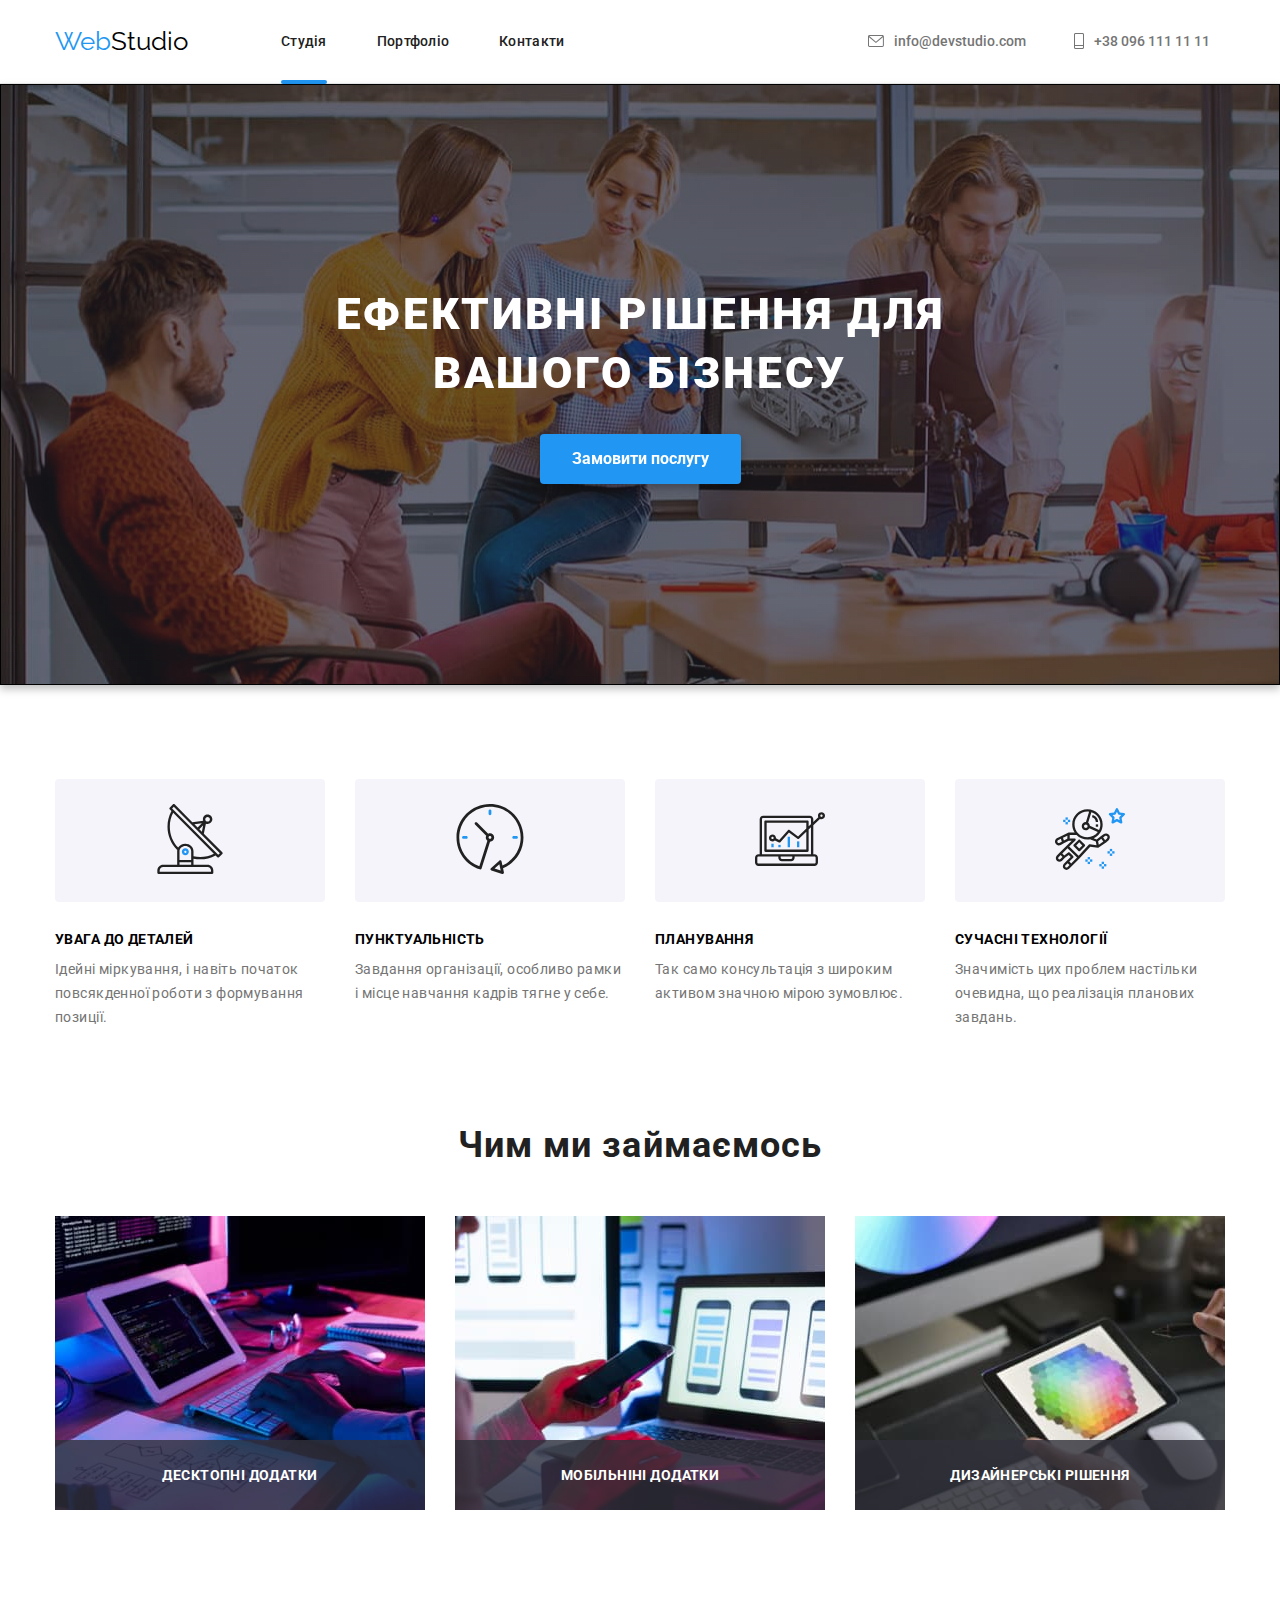
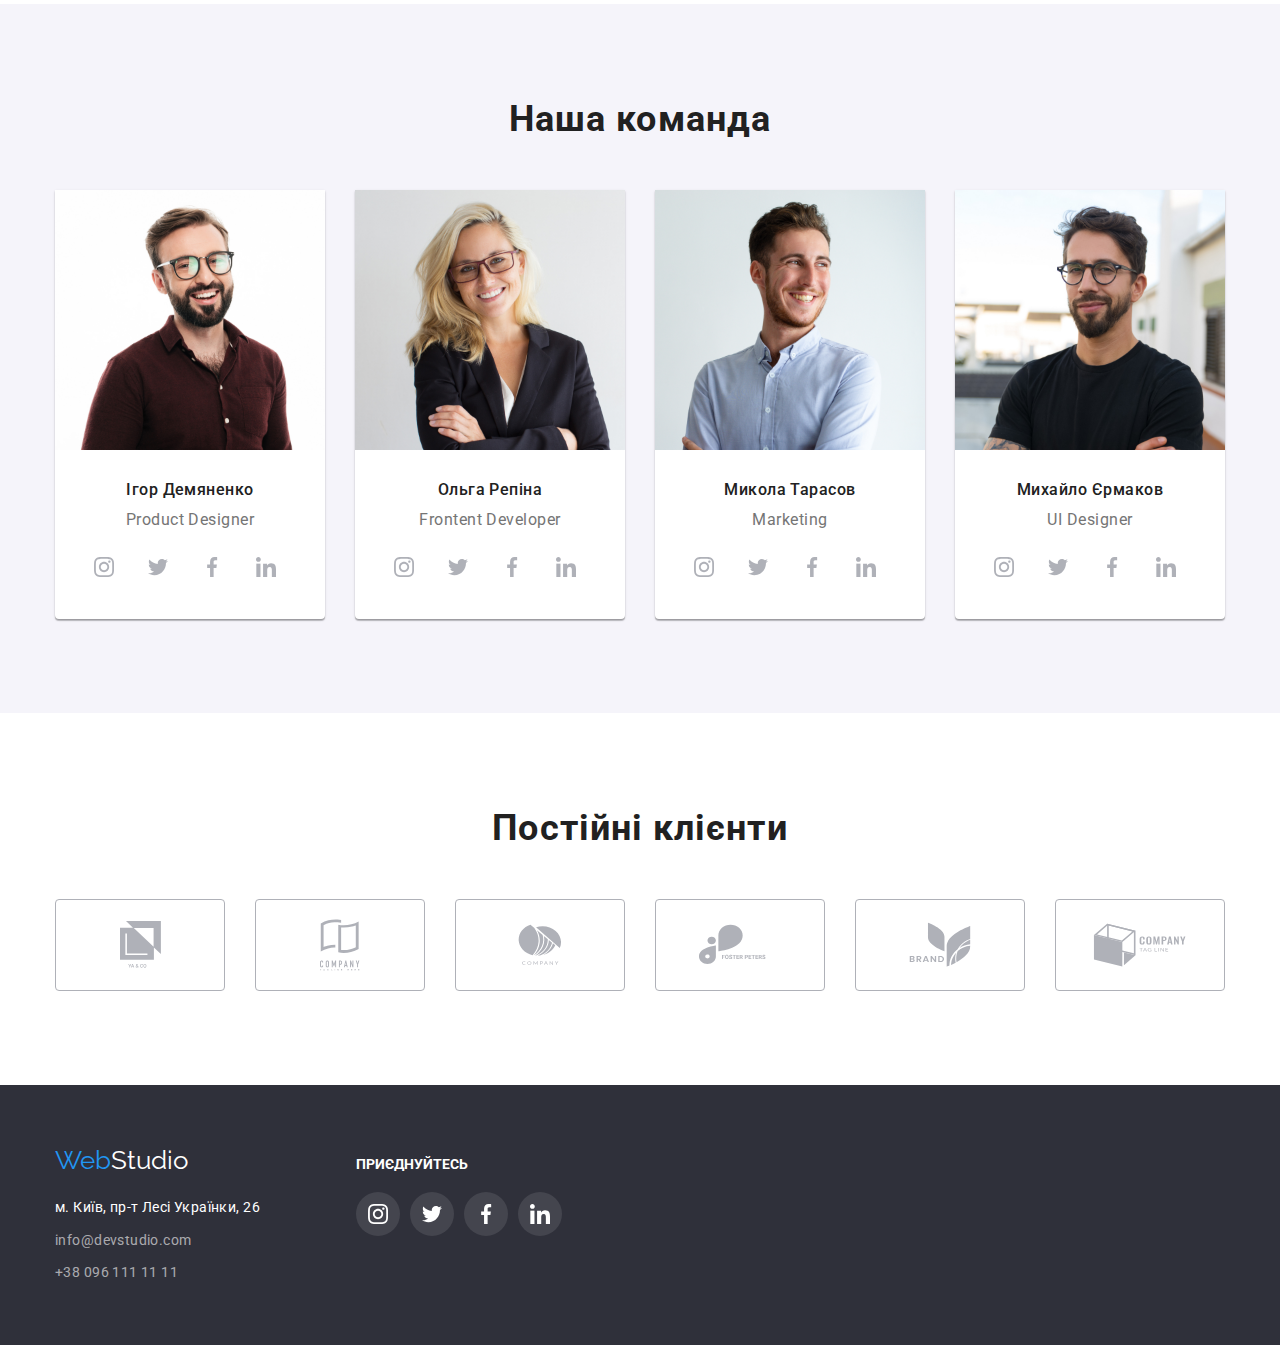
<file: index.html>
<!DOCTYPE html>
<html lang="uk">

<head>
  <meta charset="UTF-8" />
  <meta http-equiv="X-UA-Compatible" content="IE=edge" />
  <meta name="viewport" content="width=device-width, initial-scale=1.0" />
  <link rel="stylesheet" href="https://cdnjs.cloudflare.com/ajax/libs/modern-normalize/1.1.0/modern-normalize.css">
  <link rel="preconnect" href="https://fonts.googleapis.com">
  <link rel="preconnect" href="https://fonts.gstatic.com" crossorigin>
  <link href="https://fonts.googleapis.com/css2?family=Raleway:wght@700&family=Roboto:wght@400;500;700;900&display=swap"
    rel="stylesheet">
  <link rel="stylesheet" href="./css/styles.css" />
  <title>Web studio</title>
</head>

<body>
  <header class="header">
    <div class="container">
      <nav class="header-nav">
        <a href="./index.html" class="header-logo link"><span class="logo-web link">Web</span>Studio</a>
        
        <ul class="header-list list">
          <li class="list-item"><a class="header-link link current" href="./index.html">Студія</a></li>
          <li class="list-item"><a class="header-link link" href="./portfolio.html">Портфоліо</a></li>
          <li class="list-item"><a class="header-link link" href="#">Контакти</a></li>
        </ul>
        
        <ul class="list contact">
          <li class="contact-item">
            <a class="contact-link link" href="mailto:info@devstudio.com">
              <svg class="header-icon" width="16" height="12">
                <use href="./images/icons.svg#icon-mail"></use>
              </svg>info@devstudio.com
            </a>
          </li>
          <li class="contact-item">
            <a class="contact-link link" href="tel:+380961111111">
              <svg class="header-icon" width="10" height="16">
                <use href="./images/icons.svg#icon-phone"></use>
              </svg>+38 096 111 11 11
            </a>
          </li>
        </ul>
      </nav>
  </div>
 
  </header>
  <main>
    <section class="main-head overlay">
      <div class="container bg-img">
        <h1 class="main-title">Ефективні рішення для вашого бізнесу</h1>
        <button class="header-button button" type="button" data-modal-open>Замовити послугу</button>
      </div>
    </section>
    <section class="hero section">
      <div class="container">
        <h2 class="visually-hidden">Переваги</h2>
        
        <ul class="list benefits">
          <li class="benefits-item">
            <div class="hero-item"><svg width="70" height="70">
              <use href="./images/icons.svg#icon-antenna"></use>
            </svg></div>
            <h3 class="list-title">Увага до деталей</h3>
            <p class="list-text">
              Ідейні міркування, і навіть початок повсякденної роботи з
              формування позиції.
            </p>
          </li>
          <li class="benefits-item">
            <div class="hero-item"><svg width="70" height="70">
                <use href="./images/icons.svg#icon-clock"></use>
              </svg></div>
            <h3 class="list-title">Пунктуальність</h3>
            <p class="list-text">
              Завдання організації, особливо рамки і місце навчання кадрів тягне
              у себе.
            </p>
          </li>
          <li class="benefits-item"><div class="hero-item"><svg width="70" height="70">
              <use href="./images/icons.svg#icon-diagram"></use>
            </svg></div>
            <h3 class="list-title">Планування</h3>
            <p class="list-text">
              Так само консультація з широким активом значною мірою зумовлює.
            </p>
          </li>
          <li class="benefits-item"><div class="hero-item"><svg width="70" height="70">
              <use href="./images/icons.svg#icon-astronaut"></use>
            </svg></div>
            <h3 class="list-title">Сучасні технології</h3>
            <p class="list-text">
              Значимість цих проблем настільки очевидна, що реалізація планових
              завдань.
            </p>
          </li>
        </ul>
      </div>
    </section>
    <section class="buisness section">
      <div class="container">
        <h2 class="second-title">Чим ми займаємось</h2>
        <ul class="list buisness-img">
          <li class="buisness-item">
            <img src="./images/img1.jpg" width="370" alt="img1" />
            <p class="lable">ДЕСКТОПНІ ДОДАТКИ</p>
          </li>
          <li class="buisness-item">
            <img src="./images/img2.jpg" width="370" alt="img2" />
            <p class="lable">МОБІЛЬНІНІ ДОДАТКИ</p>
          </li>
          <li class="buisness-item">
            <img src="./images/img3.jpg" width="370" alt="img3" />
            <p class="lable">ДИЗАЙНЕРСЬКІ РІШЕННЯ</p>
          </li>
        </ul>
      </div>
    </section>
    <section class="team section">
      <div class="container">
        <h2 class="second-title">Наша команда</h2>
        <ul class="list list-team">
          <li class="team-item">
            <img src="./images/Igor.jpg" width="270" alt="igor" />
            <h3 class="team-title">Ігор Демяненко</h3>
            <p class="team-text">Product Designer</p>
            <ul class="list social-icons">
              <li class="social-item"><a href="" class="link social-link"><svg width="20" height="20">
                <use href="./images/icons.svg#icon-instagram"></use>
              </svg>
            </a>
          </li>
              <li class="social-item"><a href="" class="link social-link"><svg width="20" height="20">
                    <use href="./images/icons.svg#icon-twitter"></use>
                  </svg>
                </a>
              </li>
              <li class="social-item"><a href="" class="link social-link"><svg width="20" height="20">
                    <use href="./images/icons.svg#icon-facebook"></use>
                  </svg>
                </a>
              </li>
              <li class="social-item"><a href="" class="link social-link"><svg width="20" height="20">
                    <use href="./images/icons.svg#icon-linkedin"></use>
                  </svg>
                </a>
              </li>
            </ul>
          </li>
          <li class="team-item">
            <img src="./images/Olga.jpg" width="270" alt="olga" />
            <h3 class="team-title">Ольга Репіна</h3>
            <p class="team-text">Frontent Developer</p>
            <ul class="list social-icons">
              <li class="social-item"><a href="" class="link social-link"><svg width="20" height="20">
                    <use href="./images/icons.svg#icon-instagram"></use>
                  </svg>
                </a>
              </li>
              <li class="social-item"><a href="" class="link social-link"><svg width="20" height="20">
                    <use href="./images/icons.svg#icon-twitter"></use>
                  </svg>
                </a>
              </li>
              <li class="social-item"><a href="" class="link social-link"><svg width="20" height="20">
                    <use href="./images/icons.svg#icon-facebook"></use>
                  </svg>
                </a>
              </li>
              <li class="social-item"><a href="" class="link social-link"><svg width="20" height="20">
                    <use href="./images/icons.svg#icon-linkedin"></use>
                  </svg>
                </a>
              </li>
            </ul>
          </li>
          <li class="team-item">
            <img src="./images/Mikola.jpg" width="270" alt="mikola" />
            <h3 class="team-title">Микола Тарасов</h3>
            <p class="team-text">Marketing</p>
            <ul class="list social-icons">
              <li class="social-item"><a href="" class="link social-link"><svg width="20" height="20">
                    <use href="./images/icons.svg#icon-instagram"></use>
                  </svg>
                </a>
              </li>
              <li class="social-item"><a href="" class="link social-link"><svg width="20" height="20">
                    <use href="./images/icons.svg#icon-twitter"></use>
                  </svg>
                </a>
              </li>
              <li class="social-item"><a href="" class="link social-link"><svg width="20" height="20">
                    <use href="./images/icons.svg#icon-facebook"></use>
                  </svg>
                </a>
              </li>
              <li class="social-item"><a href="" class="link social-link"><svg width="20" height="20">
                    <use href="./images/icons.svg#icon-linkedin"></use>
                  </svg>
                </a>
              </li>
            </ul>
          </li>
          <li class="team-item">
            <img src="./images/Misha.jpg" width="270" alt="misha" />
            <h3 class="team-title">Михайло Єрмаков</h3>
            <p class="team-text">UI Designer</p>
            <ul class="list social-icons">
              <li class="social-item"><a href="" class="link social-link"><svg width="20" height="20">
                    <use href="./images/icons.svg#icon-instagram"></use>
                  </svg>
                </a>
              </li>
              <li class="social-item"><a href="" class="link social-link"><svg width="20" height="20">
                    <use href="./images/icons.svg#icon-twitter"></use>
                  </svg>
                </a>
              </li>
              <li class="social-item"><a href="" class="link social-link"><svg width="20" height="20">
                    <use href="./images/icons.svg#icon-facebook"></use>
                  </svg>
                </a>
              </li>
              <li class="social-item"><a href="" class="link social-link"><svg width="20" height="20">
                    <use href="./images/icons.svg#icon-linkedin"></use>
                  </svg>
                </a>
              </li>
            </ul>
          </li>
        </ul>
      </div>
    </section>
    <section class="our-clients section">
      <div class="container">
        <h2 class="second-title">Постійні клієнти</h2>
        <ul class="list clients">
          <li class="client-item">
            <a href="" class="link client-link">
              <svg width="41" height="47">
                <use href="./images/icons.svg#icon-Union1"></use>
              </svg>
            </a>
          </li>
          <li class="client-item">
            <a href="" class="link client-link">
              <svg width="40" height="52">
                <use href="./images/icons.svg#icon-group2"></use>
              </svg>
            </a>
          </li>
          <li class="client-item">
            <a href="" class="link client-link">
              <svg width="43.5" height="41">
                <use href="./images/icons.svg#icon-Object3"></use>
              </svg>
            </a>
          </li>
          <li class="client-item">
            <a href="" class="link client-link">
              <svg width="84.44" height="40.62">
                <use href="./images/icons.svg#icon-Foster4"></use>
              </svg>
            </a>
          </li>
          <li class="client-item">
            <a href="" class="link client-link">
              <svg width="62.54" height="45.43">
                <use href="./images/icons.svg#icon-Brand5"></use>
              </svg>
            </a>
          </li>
          <li class="client-item">
            <a href="" class="link client-link">
              <svg width="93.8" height="43.9">
                <use href="./images/icons.svg#icon-Company6"></use>
              </svg>
            </a>
          </li>
        </ul>
      </div>
    </section>
  </main>
  <footer class="footer">
    <div class="container box-main">
      <div class="box-left">
        <a href="./index.html" class="footer-logo logo link"><span class="logo-web">Web</span>Studio</a>
        <ul class="list address">
          <li>
            <a class="link footer-contact-link contact-link-map" target="_blank" rel="noreferrer noopener"
              href="https://www.google.com/maps/place/%D0%B1%D1%83%D0%BB.+%D0%9B%D0%B5%D1%81%D0%B8+%D0%A3%D0%BA%D1%80%D0%B0%D0%B8%D0%BD%D0%BA%D0%B8,+26,+%D0%9A%D0%B8%D0%B5%D0%B2,+02000/@50.4265807,30.5361971,17z/data=!4m13!1m7!3m6!1s0x40d4cf0e033ecbe9:0x57a4dffefec77da0!2z0LHRg9C7LiDQm9C10YHQuCDQo9C60YDQsNC40L3QutC4LCAyNiwg0JrQuNC10LIsIDAyMDAw!3b1!8m2!3d50.4265807!4d30.5383858!3m4!1s0x40d4cf0e033ecbe9:0x57a4dffefec77da0!8m2!3d50.4265807!4d30.5383858">м.
              Київ, пр-т Лесі Українки, 26</a>
          </li>
          <li><a class="link footer-contact-link" href="mailto:info@devstudio.com">info@devstudio.com</a></li>
          <li><a class="link footer-contact-link" href="tel:+380961111111">+38 096 111 11 11</a></li>
        </ul>
      </div>
      <div class="social-box">
        <p class="social-title">приєднуйтесь</p>
        <ul class="footer-social list">
          <li class="social-item">
            <a class="social-link" href="#">
              <svg class="social-logo" width="20" height="20">
                <use href="./images/icons.svg#icon-instagram"></use>
              </svg>
            </a>
          </li>
          <li class="social-item">
            <a class="social-link" href="#">
              <svg class="social-logo" width="20" height="20">
                <use href="./images/icons.svg#icon-twitter"></use>
              </svg>
            </a>
          </li>
          <li class="social-item">
            <a class="social-link" href="#">
              <svg class="social-logo" width="20" height="20">
                <use href="./images/icons.svg#icon-facebook"></use>
              </svg>
            </a>
          </li>
          <li class="social-item">
            <a class="social-link" href="#">
              <svg class="social-logo" width="20" height="20">
                <use href="./images/icons.svg#icon-linkedin"></use>
              </svg>
            </a>
          </li>
        </ul>
      </div>
    </div>
  </footer>

  <div class="modal-order is-hidden" data-modal>
    <div class="modal-window">
      <button type="button" class="modal-close" data-modal-close>
        <svg width="11" height="11">
          <use href="./images/icons.svg#icon-Closebtn"></use>
        </svg>
      </button>
    </div>
  </div>
  <script src="./js/modal.js"></script>
  </body>
</html>
</file>
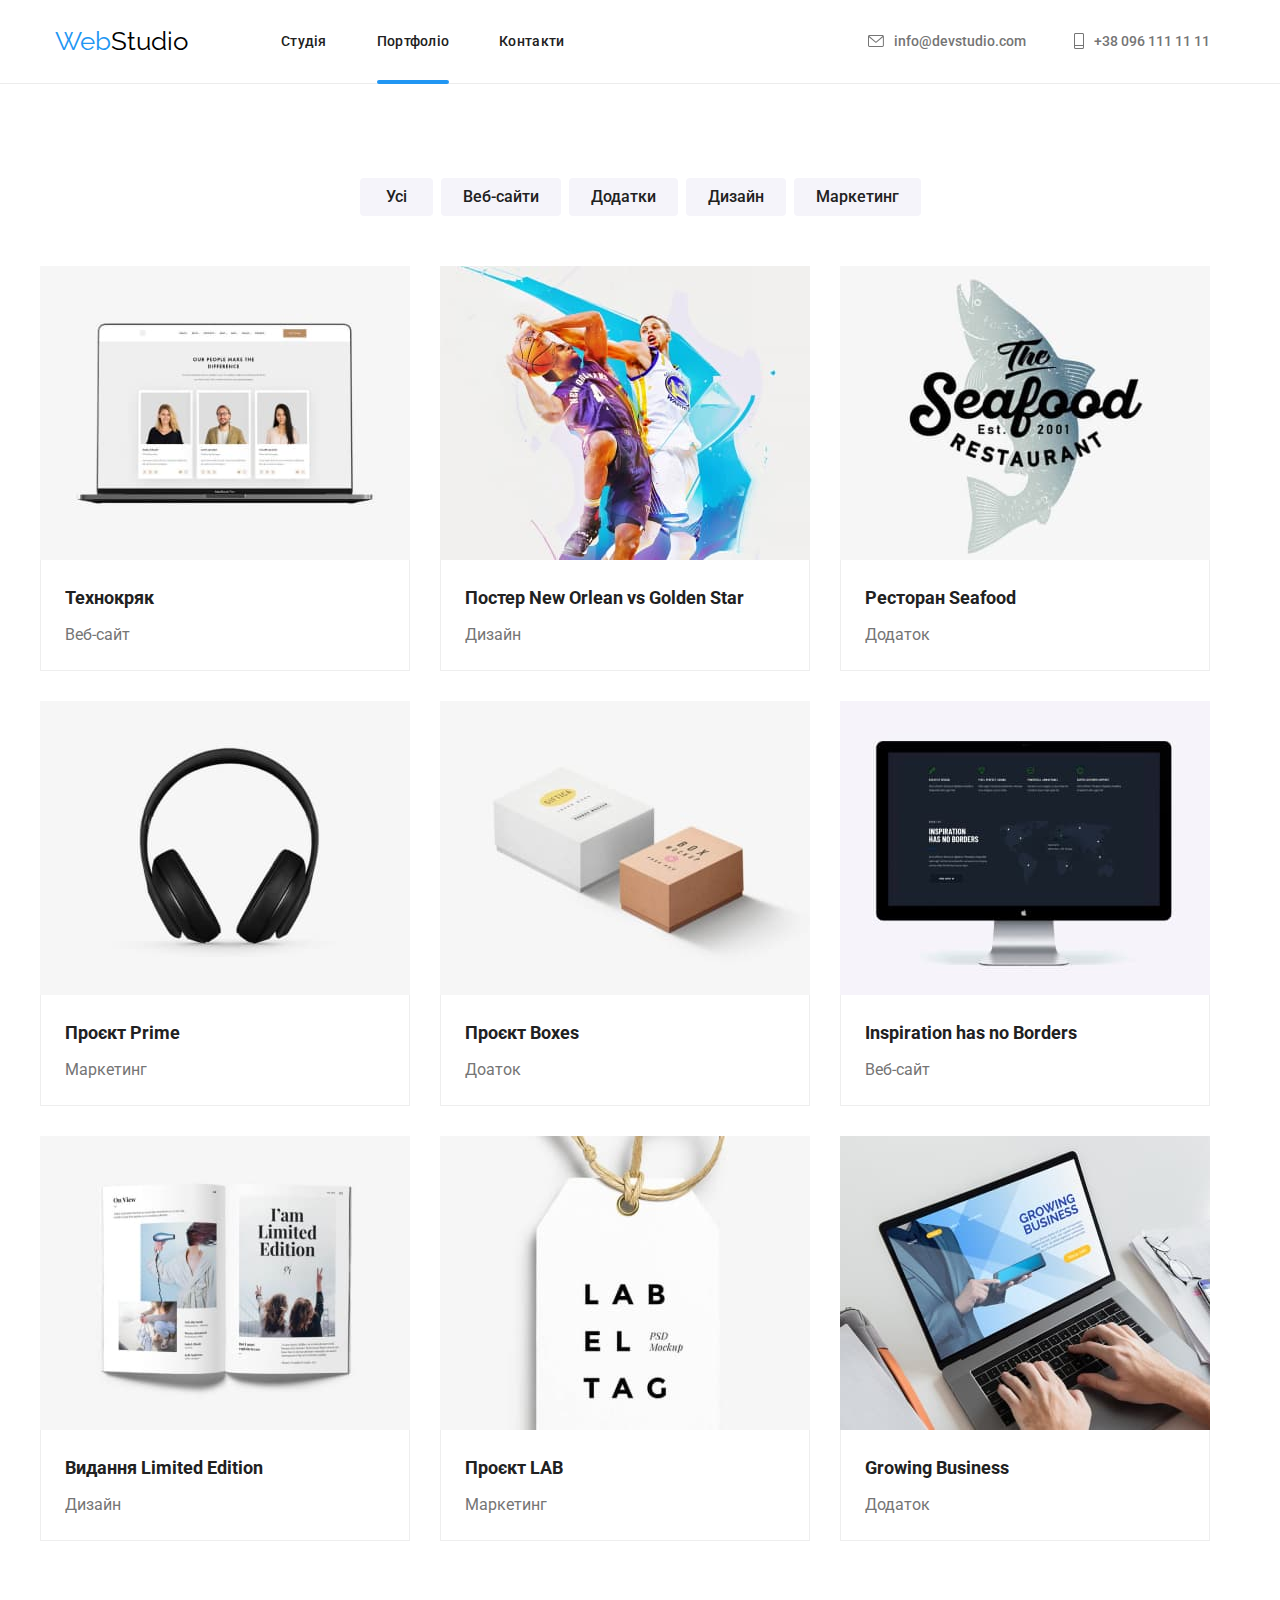
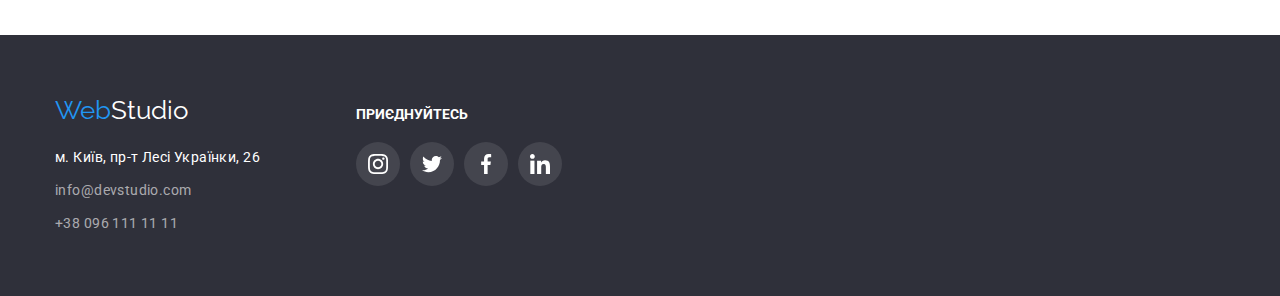
<file: portfolio.html>
<!DOCTYPE html>
<html lang="uk">

<head>
  <meta charset="UTF-8" />
  <meta http-equiv="X-UA-Compatible" content="IE=edge" />
  <meta name="viewport" content="width=device-width, initial-scale=1.0" />
  <link rel="stylesheet" href="https://cdnjs.cloudflare.com/ajax/libs/modern-normalize/1.1.0/modern-normalize.css">
  <link rel="preconnect" href="https://fonts.googleapis.com">
  <link rel="preconnect" href="https://fonts.gstatic.com" crossorigin>
  <link href="https://fonts.googleapis.com/css2?family=Raleway:wght@700&family=Roboto:wght@400;500;700;900&display=swap"
    rel="stylesheet">
  <link rel="stylesheet" href="./css/styles.css" />
  <title>Portfolio</title>
</head>

<body>
  <header class="header">
    <div class="container">
      <nav class="header-nav">
        <a href="./index.html" class="header-logo link"><span class="logo-web link">Web</span>Studio</a>
  
        <ul class="header-list list">
          <li class="list-item"><a class="header-link link" href="./index.html">Студія</a></li>
          <li class="list-item"><a class="header-link link current" href="./portfolio.html">Портфоліо</a></li>
          <li class="list-item"><a class="header-link link" href="#">Контакти</a></li>
        </ul>
  
        <ul class="list contact">
          <li class="contact-item">
            <a class="contact-link link" href="mailto:info@devstudio.com">
              <svg class="header-icon" width="16" height="12">
                <use href="./images/icons.svg#icon-mail"></use>
              </svg>info@devstudio.com
            </a>
          </li>
          <li class="contact-item">
            <a class="contact-link link" href="tel:+380961111111">
              <svg class="header-icon" width="10" height="16">
                <use href="./images/icons.svg#icon-phone"></use>
              </svg>+38 096 111 11 11
            </a>
          </li>
        </ul>
      </nav>
    </div>
  
  </header>
  <main>
    <section class="main-filter container section">
      <h2 class="visually-hidden">Filter</h2>
      <ul class="filter list">
        <li class="btn-nav"><button type="button" class="filter-button button">Усі</button></li>
        <li class="btn-nav"><button type="button" class="filter-button button">Веб-сайти</button></li>
        <li class="btn-nav"><button type="button" class="filter-button button">Додатки</button></li>
        <li class="btn-nav"><button type="button" class="filter-button button">Дизайн</button></li>
        <li class="btn-nav"><button type="button" class="filter-button button">Маркетинг</button></li>
      </ul>
      <ul class="list filter-list">
        <li class="filter-item">
          <a href="#" class="link filter-link">
          <div class="filter-img">
            <img src="./images/tehno.jpg" width="370" alt="tehno">
            <div class="animate">
              <p class="animate-text">
                Ресурс пропонує комплексні пропозиції з різним рівнем функціоналу та сервісів. Все це дозволить відвідувачу отримати
                вичерпні відомості про компанію чи приватну особу.
              </p>
            </div>
          </div>
            <div class="border">
              <h3 class="filter-title">Технокряк</h3>
              <p class="filter-text">Веб-сайт</p>
            </div>
          </a></li>
        <li class="filter-item">
          <a href="" class="link filter-link">
            <div class="filter-img">
              <img src="./images/poster.jpg" width="370" alt="poster">
              <div class="animate">
                <p class="animate-text">
                  Ресурс пропонує комплексні пропозиції з різним рівнем функціоналу та сервісів. Все це дозволить відвідувачу отримати
                  вичерпні відомості про компанію чи приватну особу.
                </p>
              </div>
            </div>
            <div class="border">
              <h3 class="filter-title">Постер New Orlean vs Golden Star</h3>
              <p class="filter-text">Дизайн</p>
            </div>
          </a></li>
        <li class="filter-item">
          <a href="" class="link filter-link">
            <div class="filter-img">
              <img src="./images/restor.jpg" width="370" alt="restoran">
              <div class="animate">
                <p class="animate-text">
                  Ресурс пропонує комплексні пропозиції з різним рівнем функціоналу та сервісів. Все це дозволить відвідувачу отримати
                  вичерпні відомості про компанію чи приватну особу.
                </p>
              </div>
            </div>
            <div class="border">
              <h3 class="filter-title">Ресторан Seafood</h3>
              <p class="filter-text">Додаток</p>
            </div>
          </a></li>
        <li class="filter-item">
          <a href="" class="link filter-link">
            <div class="filter-img">
              <img src="./images/prime.jpg" width="370" alt="prime">
              <div class="animate">
                <p class="animate-text">
                  Ресурс пропонує комплексні пропозиції з різним рівнем функціоналу та сервісів. Все це дозволить відвідувачу отримати
                  вичерпні відомості про компанію чи приватну особу.
                </p>
              </div>
            </div>
            <div class="border">
              <h3 class="filter-title">Проєкт Prime</h3>
              <p class="filter-text">Маркетинг</p>
            </div>
          </a></li>
        <li class="filter-item">
          <a href="" class="link filter-link">
            <div class="filter-img">
              <img src="./images/boxes.jpg" width="370" alt="boxes">
              <div class="animate">
                <p class="animate-text">
                  Ресурс пропонує комплексні пропозиції з різним рівнем функціоналу та сервісів. Все це дозволить відвідувачу отримати
                  вичерпні відомості про компанію чи приватну особу.
                </p>
              </div>
            </div>
            <div class="border">
              <h3 class="filter-title">Проєкт Boxes</h3>
              <p class="filter-text">Доаток</p>
            </div>
          </a></li>
        <li class="filter-item">
          <a href="" class="link filter-link">
            <div class="filter-img">
              <img src="./images/inspir.jpg" width="370" alt="inspir">
              <div class="animate">
                <p class="animate-text">
                  Ресурс пропонує комплексні пропозиції з різним рівнем функціоналу та сервісів. Все це дозволить відвідувачу отримати
                  вичерпні відомості про компанію чи приватну особу.
                </p>
              </div>
            </div>
            <div class="border">
              <h3 class="filter-title">Inspiration has no Borders</h3>
              <p class="filter-text">Веб-сайт</p>
            </div>
          </a></li>
        <li class="filter-item">
          <a href="" class="link filter-link">
            <div class="filter-img">
              <img src="./images/limited.jpg" width="370" alt="limited">
              <div class="animate">
                <p class="animate-text">
                  Ресурс пропонує комплексні пропозиції з різним рівнем функціоналу та сервісів. Все це дозволить відвідувачу отримати
                  вичерпні відомості про компанію чи приватну особу.
                </p>
              </div>
            </div>
            <div class="border">
              <h3 class="filter-title">Видання Limited Edition</h3>
              <p class="filter-text">Дизайн</p>
            </div>
          </a></li>
        <li class="filter-item">
          <a href="" class="link filter-link">
            <div class="filter-img">
              <img src="./images/lab.jpg" width="370" alt="lab">
              <div class="animate">
                <p class="animate-text">
                  Ресурс пропонує комплексні пропозиції з різним рівнем функціоналу та сервісів. Все це дозволить відвідувачу отримати
                  вичерпні відомості про компанію чи приватну особу.
                </p>
              </div>
            </div>
            <div class="border">
              <h3 class="filter-title">Проєкт LAB</h3>
              <p class="filter-text">Маркетинг</p>
            </div>
          </a></li>
        <li class="filter-item">
          <a href="" class="link filter-link">
            <div class="filter-img">
              <img src="./images/grow.jpg" width="370" alt="growing">
              <div class="animate">
                <p class="animate-text">
                  Ресурс пропонує комплексні пропозиції з різним рівнем функціоналу та сервісів. Все це дозволить відвідувачу отримати
                  вичерпні відомості про компанію чи приватну особу.
                </p>
              </div>
            </div>
            <div class="border">
              <h3 class="filter-title">Growing Business</h3>
              <p class="filter-text">Додаток</p>
            </div>
          </a></li>
      </ul>
    </section>
  </main>
  <footer class="footer">
    <div class="container box-main">
      <div class="box-left">
        <a href="./index.html" class="footer-logo logo link"><span class="logo-web">Web</span>Studio</a>
        <ul class="list address">
          <li>
            <a class="link footer-contact-link contact-link-map" target="_blank" rel="noreferrer noopener"
              href="https://www.google.com/maps/place/%D0%B1%D1%83%D0%BB.+%D0%9B%D0%B5%D1%81%D0%B8+%D0%A3%D0%BA%D1%80%D0%B0%D0%B8%D0%BD%D0%BA%D0%B8,+26,+%D0%9A%D0%B8%D0%B5%D0%B2,+02000/@50.4265807,30.5361971,17z/data=!4m13!1m7!3m6!1s0x40d4cf0e033ecbe9:0x57a4dffefec77da0!2z0LHRg9C7LiDQm9C10YHQuCDQo9C60YDQsNC40L3QutC4LCAyNiwg0JrQuNC10LIsIDAyMDAw!3b1!8m2!3d50.4265807!4d30.5383858!3m4!1s0x40d4cf0e033ecbe9:0x57a4dffefec77da0!8m2!3d50.4265807!4d30.5383858">м.
              Київ, пр-т Лесі Українки, 26</a>
          </li>
          <li><a class="link footer-contact-link" href="mailto:info@devstudio.com">info@devstudio.com</a></li>
          <li><a class="link footer-contact-link" href="tel:+380961111111">+38 096 111 11 11</a></li>
        </ul>
      </div>
      <div class="social-box">
        <p class="social-title">приєднуйтесь</p>
        <ul class="footer-social list">
          <li class="social-item">
            <a class="social-link" href="#">
              <svg class="social-logo" width="20" height="20">
                <use href="./images/icons.svg#icon-instagram"></use>
              </svg>
            </a>
          </li>
          <li class="social-item">
            <a class="social-link" href="#">
              <svg class="social-logo" width="20" height="20">
                <use href="./images/icons.svg#icon-twitter"></use>
              </svg>
            </a>
          </li>
          <li class="social-item">
            <a class="social-link" href="#">
              <svg class="social-logo" width="20" height="20">
                <use href="./images/icons.svg#icon-facebook"></use>
              </svg>
            </a>
          </li>
          <li class="social-item">
            <a class="social-link" href="#">
              <svg class="social-logo" width="20" height="20">
                <use href="./images/icons.svg#icon-linkedin"></use>
              </svg>
            </a>
          </li>
        </ul>
      </div>
    </div>
  </footer>

</body>

</html>
</file>
<file: css/styles.css>
:root {
    --hover-color: rgb(33, 150, 243);
    --white: rgb(255, 255, 255);
    --link-list-text: rgb(117, 117, 117);
    --main-title: rgb(33, 33, 33);
    --head-footer-bg: rgb(47, 48, 58);
    --logo: rgb(0, 0, 0);
    --teem-bg: rgb(245, 244, 250);
    --pf-filter: rgb(245, 245, 245);
    
    --footer-contact: rgba(255, 255, 255, 0.6);
}

.visually-hidden {
    position: absolute;
    white-space: nowrap;
    width: 1px;
    height: 1px;
    overflow: hidden;
    border: 0;
    padding: 0;
    clip: rect(0 0 0 0);
    clip-path: inset(50%);
    margin: -1px;
}


body {
    font-family: 'Roboto', sans-serif;
    margin: 0;
    font-size: 14px;
}

h1,
h2, 
h3, 
p, 
ul {
    margin: 0 auto;
    padding: 0;
}

img {
    display: block;
    width: 100%;
    height: auto;
}
.link {
    text-decoration: none;
}

.list {
    list-style: none;
}

.container {
    max-width: 1200px;
    margin: 0 auto;
    padding: 0 15px;
}

.section {
    padding: 94px 0;
}

.header-nav {
    display: flex;
    align-items: center;
}

.header {
    border-bottom: 1px solid #ECECEC;
}

.button {
    border: none;
}

.header {

    background-color: var(--white);
}

.header-logo {
    font-family: raleway;
    font-size: 26px;
    line-height: 1.19;
    color: var(--logo);

}

.logo-web {
    color: var(--hover-color);
}

.header-list {
    display: flex;
    margin-left: 93px;
}

.header-list .list-item {
    margin-right: 50px;
}

.header-list .list-item:last-child {
    margin-right: 0;
}

.contact {
    display: flex;
    margin-left: auto;
    margin-right: 15px;
}

.contact .contact-item + .contact-item {
    margin-left: 48px;
}

.header-link {
    position: relative;
    display: block;
    padding-top: 32px;
    padding-bottom: 32px;

    color: var(--main-title);
    font-weight: 500;
    font-size: 14px;
    line-height: 1.333;
    letter-spacing: 0.02em;

    /* transition-property: color;
    transition-duration: 250ms;
    transition-timing-function: cubic-bezier(0.4, 0, 0.2, 1); */

    transition: color 250ms cubic-bezier(0.4, 0, 0.2, 1);
}

.current::after {
    position: absolute;
    bottom: -1px;
    content: '';
    display: block;
    width: 100%;
    height: 4px;
    background-color: var(--hover-color);
    border-radius: 50px;
}


.header-link:hover,
.header-link:focus {
    color: var(--hover-color);
}

.contact-link {
    display: flex;
    padding-top: 31px;
    padding-bottom: 31px;

    color: var(--link-list-text);
    font-weight: 500;
    font-size: 14px;
    line-height: 1.333;
    align-items: center;

    transition: color 250ms cubic-bezier(0.4, 0, 0.2, 1);

    /* transition-property: color;
    transition-duration: 250ms;
    transition-timing-function: cubic-bezier(0.4, 0, 0.2, 1); */
}

.header-icon {
    margin-right: 10px;
    fill: currentColor;
}

.contact-link:hover,
.contact-link:focus {
    color: var(--hover-color);
}

/* Main*/



.main-head {
    text-align: center;
    background: var(--head-footer-bg); 
    padding-top: 200px;
    padding-bottom: 200px;
    
}

.overlay {
    background-image: linear-gradient(to right, 
        rgba(47, 48, 58, 0.4), 
        rgba(47, 48, 58, 0.4)),
        url(../images/header-img.jpg);
    background-size: 1600px;
    border: rgb(0, 0, 0) 1px solid;
    filter: drop-shadow(0px 4px 4px rgba(0, 0, 0, 0.25));
}


.main-title {
    color: var(--white);
    font-weight: 900;
    font-size: 44px;
    line-height: 1.36;
    letter-spacing: 0.06em;
    text-transform: uppercase;
    width: 696px;
    margin-bottom: 30px;

}

.header-button {
    background-color: var(--hover-color);
    color: var(--white);
    cursor: pointer;
    font-weight: 700;
    font-size: 16px;
    line-height: 1.88;
    border-radius: 4px;
    padding: 10px 32px;
    filter: drop-shadow(0px 4px 4px rgba(0, 0, 0, 0.25));
}





.benefits {
    display: flex;
}

.benefits .benefits-item + .benefits-item {
    margin-left: 30px;
}

.hero-item {
    padding: 25px 100px;
    background-color: var(--teem-bg);
    margin-bottom: 30px;
    justify-content: center;
    align-items: center;
    border-radius: 4px;
}

.list-title {
    font-size: 14px;
    line-height: 1.14;
    letter-spacing: 0.03em;
    text-transform: uppercase;
    margin-bottom: 10px;
}

.list-text {
    font-size: 14px;
    line-height: 1.71;
    color: var(--link-list-text);
    letter-spacing: 0.03em;
    width: 270px;
}


.second-title {
    color: var(--main-title);
    font-size: 36px;
    line-height: 1.17;
    text-align: center;
    letter-spacing: 0.03em;
}

.buisness {
    padding-top: 0;
}

.buisness-img {
    display: flex;
    justify-content: space-between;
    margin-top: 50px;
}

.buisness-item {
    position: relative;
}

.lable {
    display: flex;
    position: absolute;
    background-color: rgba(47, 48, 58, 0.8);
    color: #fff;
    width: 100%;
    height: 24%;
    bottom: 0;
    font-weight: 700;
    letter-spacing: 0.03em;
    align-items: center;
    justify-content: center;
}

.team {
    background-color: var(--teem-bg);
}

.list-team {
    display: flex;
    margin-top: 50px;
    gap: 30px;
}

.team-item {
    background-color: var(--white);
    border-radius: 0px 0px 4px 4px;
    box-shadow: 0px 1px 3px rgba(0, 0, 0, 0.12), 0px 1px 1px rgba(0, 0, 0, 0.14), 0px 2px 1px rgba(0, 0, 0, 0.2);

}


.team-title {
    font-weight: 500;
    font-size: 16px;
    line-height: 1.19;
    color: var(--main-title);
    text-align: center;
    letter-spacing: 0.03em;
    padding-top: 30px;
}

.team-text {
    font-size: 16px;
    line-height: 1.19;
    color: var(--link-list-text);
    text-align: center;
    letter-spacing: 0.03em;
    padding-top: 10px;
    padding-bottom: 16px;

}

.social-icons {
    display: flex;
    justify-content: center;
    align-items: center;
    padding-bottom: 30px;
}

.social-link {
    display: flex;
    justify-content: center;
    align-items: center;
    width: 44px;
    height: 44px;
    border-radius: 50px;
    fill: #afb1b8;
    transition: background-color 250ms cubic-bezier(0.4, 0, 0.2, 1),
        fill 250ms cubic-bezier(0.4, 0, 0.2, 1);
    
}

.social-link:hover,
.social-link:focus {
    background-color: var(--hover-color);
    fill: var(--white);
}

.clients {
    display: flex;
    gap: 30px;
}

.client-item {
    display: flex;
    
}

.client-link {
    display: flex;
    justify-content: center;
    align-items: center;
    width: 170px;
    height: 92px;
    margin-top: 50px;

    color: #afb1b8;


    border: 1px solid currentColor;
    border-radius: 4px;
    /* fill: #afb1b8; */
    fill: currentColor;

    transition: color 250ms cubic-bezier(0.4, 0, 0.2, 1)
        
    
}

.client-link:hover,
.client-link:focus {
    /* fill: var(--hover-color);
    border-color: var(--hover-color);
    transition: fill 250ms cubic-bezier(0.4, 0, 0.2, 1),
    border-color 250ms cubic-bezier(0.4, 0, 0.2, 1); */
    color: var(--hover-color);
}

/* footer */


.footer {
    background-color: var(--head-footer-bg);
    padding: 60px 0;
}

.box-main {
    display: flex;
    align-items: baseline;
}

.footer-logo {
    font-family: raleway;
    font-size: 26px;
    line-height: 1.19;
    color: var(--white);
    display: inline-block;
    
}

.footer-contact-link {
    display: block;
    font-size: 14px;
    line-height: 1.71;
    color: var(--footer-contact);
    letter-spacing: 0.03em;
    transition: color 250ms cubic-bezier(0.4, 0, 0.2, 1);
}

.footer-contact-link {
    padding-top: 9px;
    width: 231px;
}

.contact-link-map {
    color: var(--white);
    padding-top: 20px;
}

.footer-contact-link:hover,
.footer-contact-link:focus {
    color: var(--white);
}

.social-box {
    display: block;
    margin-left: 70px;
}

.footer-social {
    display: flex;
}

.social-title {
    margin-bottom: 20px;
    font-weight: 700;
    /* font-size: 14px; */
    /* line-height: 1.14; */

    color: var(--white);

    text-transform: uppercase;
}

.social-link {
    display: flex;
    justify-content: center;
    align-items: center;
    margin-right: 10px;
    width: 44px;
    height: 44px;
    color: var(--white);
    border-radius: 50px;
    background-color: rgba(255, 255, 255, 0.1);
}

.social-link:hover,
.social-link:focus {
    background-color: #2196f3;
}

.social-logo {
    fill: currentColor;
}

/* Modal */

.modal-order {
    position: fixed;
    top: 0;
    right: 0;
    width: 100%;
    height: 100%;
    background-color: rgba(0, 0, 0, 0.2);
    opacity: 1;
    transition: opacity 250ms cubic-bezier(0.4, 0, 0.2, 1);
}

.modal-order.is-hidden {
    opacity: 0;
    pointer-events: none;
}

.modal-order.is-hidden .modal-window {
    transform: translate(-50%, -50%) scale(0.8);
}

.modal-window {
    position: absolute;
    width: 528px;
    height: 581px;
    top: 50%;
    left: 50%;
    background-color: var(--white);
    box-shadow: 0px 1px 3px rgba(0, 0, 0, 0.12), 0px 1px 1px rgba(0, 0, 0, 0.14), 0px 2px 1px rgba(0, 0, 0, 0.2);
    border-radius: 4px;
    transform: translate(-50%, -50%) scale(1);
    transition: transform 250ms cubic-bezier(0.4, 0, 0.2, 1);


}

.modal-close {
    display: block;
    position: absolute;
    /* align-items: center;
    justify-content: center; */
    padding: 0;
    top: 8px;
    right: 8px;

    width: 30px;
    height: 30px;

    border: 1px solid rgba(0, 0, 0, 0.1);
    border-radius: 15px;
    background-color: #fff;
    cursor: pointer;
}

/* Portfolio */


.filter {
    display: flex;
    justify-content: center;
}

.filter-button {
    color: var(--main-title);
    font-size: 16px;
    font-weight: 500;
    line-height: 1.63;
    background-color: var(--teem-bg);
    cursor: pointer;
    border-radius: 4px;
    min-width: 73px;
    padding: 6px 22px;
    transition: box-shadow 250ms cubic-bezier(0.4, 0, 0.2, 1),
        color 250ms cubic-bezier(0.4, 0, 0.2, 1),
        background-color 250ms cubic-bezier(0.4, 0, 0.2, 1);
}

.btn-nav:not(:last-child) {
    margin-right: 8px;
}


.filter-button:hover,
.filter-button:focus {
    color: var(--white);
    background-color: var(--hover-color);
    box-shadow: 0px 3px 1px rgba(0, 0, 0, 0.1), 0px 1px 2px rgba(0, 0, 0, 0.08),
     0px 2px 2px rgba(0, 0, 0, 0.12);
    
}

.filter-list {
    margin-top: 50px;
    display: flex;
    flex-wrap: wrap;
    gap: 30px;
}

.filter-link {
    display: block;
    transition: box-shadow 250ms cubic-bezier(0.4, 0, 0.2, 1);
}

.filter-img {
    position: relative;
    overflow: hidden;
}

.animate {
    display: block;
    position: absolute;
    width: 100%;
    height: 100%;
    top: 1px;
    background-color: rgba(33, 150, 243, 0.9);
    transform: translateY(100%);
    transition: transform 250ms cubic-bezier(0.4, 0, 0.2, 1);
}

.animate-text {
    
    font-weight: 400;
    font-size: 18px;
    line-height: 28px;
    letter-spacing: 0.03em;
    color: #FFFFFF;
    padding: 63px 24px;
}

.filter-link:hover,
.filter-link:focus {
    box-shadow: 0px 1px 1px rgba(0, 0, 0, 0.12), 0px 4px 4px rgba(0, 0, 0, 0.06),
    1px 4px 6px rgba(0, 0, 0, 0.16);
}

.filter-link:hover .animate,
.filter-link:focus .animate {
    transform: translateY(0);
}



.filter-title {
    color: var(--main-title);
    font-size: 18px;
    line-height: 2;
    margin-bottom: 4px;
}

.filter-text {
    color: var(--link-list-text);
    font-size: 16px;
    line-height: 1.88;
}

.border {
    border: 1px solid #EEEEEE;
    border-top: 0;
    padding: 20px 24px;
}
</file>
